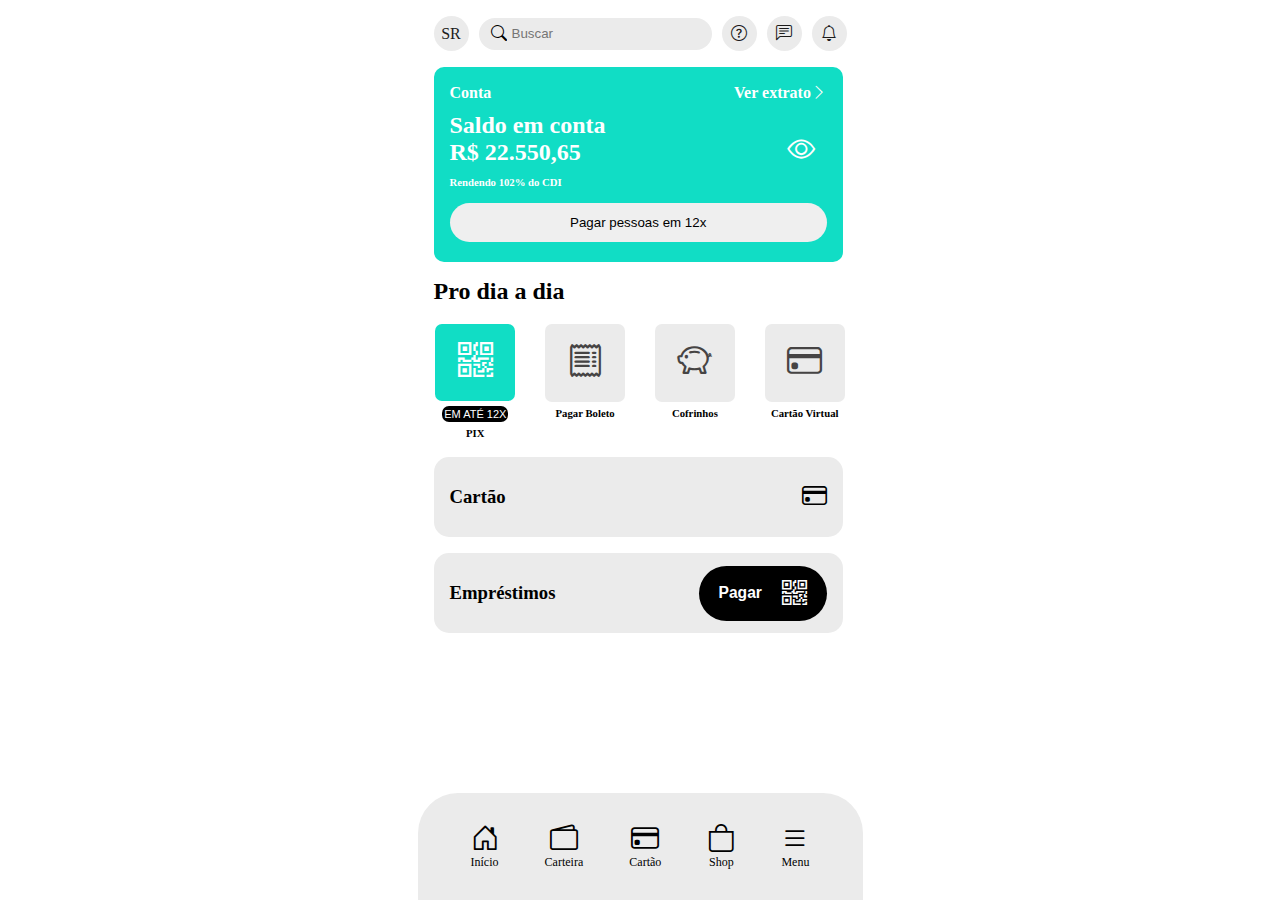
<file: index.html>
<!DOCTYPE html>
<html lang="pt-BR">
<head>
    <meta charset="UTF-8">
    <meta name="viewport" content="width=device-width, initial-scale=1.0">
    <link rel="stylesheet" href="https://cdn.jsdelivr.net/npm/bootstrap-icons@1.11.4/font/bootstrap-icons.min.css">
    <title>Bank Treina</title>
</head>
<body>
    <header>
        <div class="badge-only">SR</div>
        <div class="header-input">
            <i class="bi bi-search"></i>
            <input type="text" placeholder="Buscar">
        </div >
        <div class="badge-only">
            <i class="bi bi-question-circle"></i>
        </div>
        <div class="badge-only">
            <i class="bi bi-chat-left-text"></i>
        </div>
        <div class="badge-only">
            <i class="bi bi-bell"></i>
        </div>
    </header>

    <main class="card-main">
        <div class="flex-line">
            <h4>Conta</h4>
            <div>
                <h4>Ver extrato</h4>
                <i class="bi bi-chevron-right"></i>
            </div>
        </div>
        <div class="flex-line-2">
            <div class="column1">
                <div class="column1-item">
                    <h2>Saldo em conta</h2>
                    <h2>R$ 22.550,65</h2>
                </div>
                <h6>Rendendo 102% do CDI</h6>
            </div>
            <div class="column2">
                <i class="bi bi-eye"></i>
            </div>
        </div>
        <button>Pagar pessoas em 12x</button>
    </main>

    <h2 class="titulo">Pro dia a dia</h2>

    <div class="cards">
        <div class="card-item-box">
            <div class="card-item active">
                <i class="bi bi-qr-code"></i>
            </div>
            <button>EM ATÉ 12X</button>
            <h6>PIX</h6>
        </div>
        <div class="card-item-box">
            <div class="card-item">
                <i class="bi bi-receipt"></i>
            </div>
            <h6>Pagar Boleto</h6>
        </div>
        <div class="card-item-box">
            <div class="card-item">
                <i class="bi bi-piggy-bank"></i>
            </div>
            <h6>Cofrinhos</h6>
        </div>
        <div class="card-item-box">
            <div class="card-item">
                <i class="bi bi-credit-card"></i>
            </div>
            <h6>Cartão Virtual</h6>
        </div>
    </div>

    <div class="card-full">
        <h3>Cartão</h3>
        <i class="bi bi-credit-card"></i>
    </div>

    <div class="card-full">
        <h3>Empréstimos</h3>
        <button>
            <h3>Pagar</h3>
            <i class="bi bi-qr-code"></i>
        </button>
    </div>
    <div class="footer">
        <div class="footer-item">
            <i class="bi bi-house-door"></i>
            <h3>Início</h3>
        </div>
        <div class="footer-item">
            <i class="bi bi-wallet2"></i>
            <h3>Carteira</h3>
        </div>
        <div class="footer-item">
            <i class="bi bi-credit-card"></i>
            <h3>Cartão</h3>
        </div>
        <div class="footer-item">
            <i class="bi bi-bag"></i>
            <h3>Shop</h3>
        </div>
        <div class="footer-item">
            <i class="bi bi-list"></i>
            <h3>Menu</h3>
        </div>
    </div>
    <style>
        *{
            margin: 0;
            padding: 0;
            border: none;
            box-sizing: border-box;
        }
        html, body{
            overflow: hidden;
            width: 100vw;
            margin: 0 auto;
            max-width: 450px;
            width: 100vw;
            max-width: 445px;
        }
        header{            
            width: 100vw;
            max-width: 445px;
            padding: 16px;
            gap: 10px;
            display: flex;
            align-items: center;
            justify-content: space-between;
        }
        .badge-only{
            width: 35px;
            height: 35px;
            border-radius: 100%;
            display: flex;
            align-items: center;
            justify-content: center;
            color: #1c1c1c;
            background-color: #ebebeb; 
        }
        .header-input{
            flex: 1;
            display: flex;
            padding: 7px;
            align-items: center;
            background-color: #ebebeb; 
            border-radius: 30px;
        }
        .header-input i{
            padding-left: 5px;
        }
        .header-input input{
            width: 100%;
            outline: none;
            padding-left: 5px;
            background-color: #ebebeb; 
        }
        /* card principal */
        .card-main{
            width: 92%;
            margin: 0 16px;
            height: 195px;
            padding: 16px;
            border-radius: 10px;
            color: #fff;
            background-color: #11ddc5;
        }
        .flex-line, div{
            display: flex;
            align-items: center;
            justify-content: space-between;
        }
        .flex-line i{
            padding-top: 1px;
        }
        .flex-line-2{
            display: flex;
            margin-top: 10px;
            align-items: center;
            justify-content: space-between;
        }
        .flex-line-2 .column1{
            flex: 1;
            gap: 10px;
            display: flex;
            flex-direction: column;
            align-items: start;
        }
        .flex-line-2 .column1 .column1-item{
            display: flex;
            align-items: start;
            flex-direction: column;
        }
        .flex-line-2 .column2{
            width: 40px;
        }
        .flex-line-2 .column2 i{
            font-size: 28px;
        }
        .card-main button{
            margin-top: 15px;
            border-radius: 20px;
            padding: 12px;
            width: 100%;
        }
        /* fim card principal */
        .titulo{
            margin: 16px;
        }
        .cards{
            width: 92%;
            margin: 0 auto;
            height: 120px;
            border-radius: 10px;
            color: #fff;
        }
        .cards .card-item{
            width: 80px;
            height: 78px;
            display: flex;
            border-radius: 7px;
            align-items: center;
            justify-content: center;
            background-color: #ebebeb;
        }
        .cards .card-item i{
            color: #464444;
            font-size: 35px;
        }
        .cards .card-item.active{
            
            background-color: #11ddc5;
        }
        .cards .card-item.active i{
            color: white;
        }
        .card-item-box{
            height: 115px;
            gap: 5px;
            display: flex;
            justify-content: start;
            flex-direction: column;

        }
        .card-item-box button{
            font-size: 11px;
            padding: 2px;
            color: #fff;
            border-radius: 7px;
            background-color: black;
        }
        .card-item-box h6{
            color: #000;
        }
        .card-full{
            width: 92%;
            margin: 16px 16px;
            height: 80px;
            padding: 16px;
            border-radius: 15px;
            background-color: #ebebeb;
        }
        .card-full i{
            font-size: 25px;
        }
        .card-full button{
            gap: 20px;
            color: #fff;
            display: flex;
            border-radius: 30px;
            padding: 13px 20px;
            align-items: center;
            background-color: #000;
        }
        .footer{
            width: 100vw;
            max-width: 445px;
            border-top-right-radius: 40px;
            border-top-left-radius: 40px;

            position: absolute;
            bottom: 0;

            display: flex;
            padding: 30px;
            background-color: #ebebeb;
            justify-content: space-around;
        }
        .footer .footer-item{
            display: flex;
            flex-direction: column;
        }
        .footer .footer-item  i{
            font-size: 28px;
        }
        .footer .footer-item  h3{
            font-weight: 300;
            font-size: 12px;
        }
    </style>
</body>
</html>
</file>
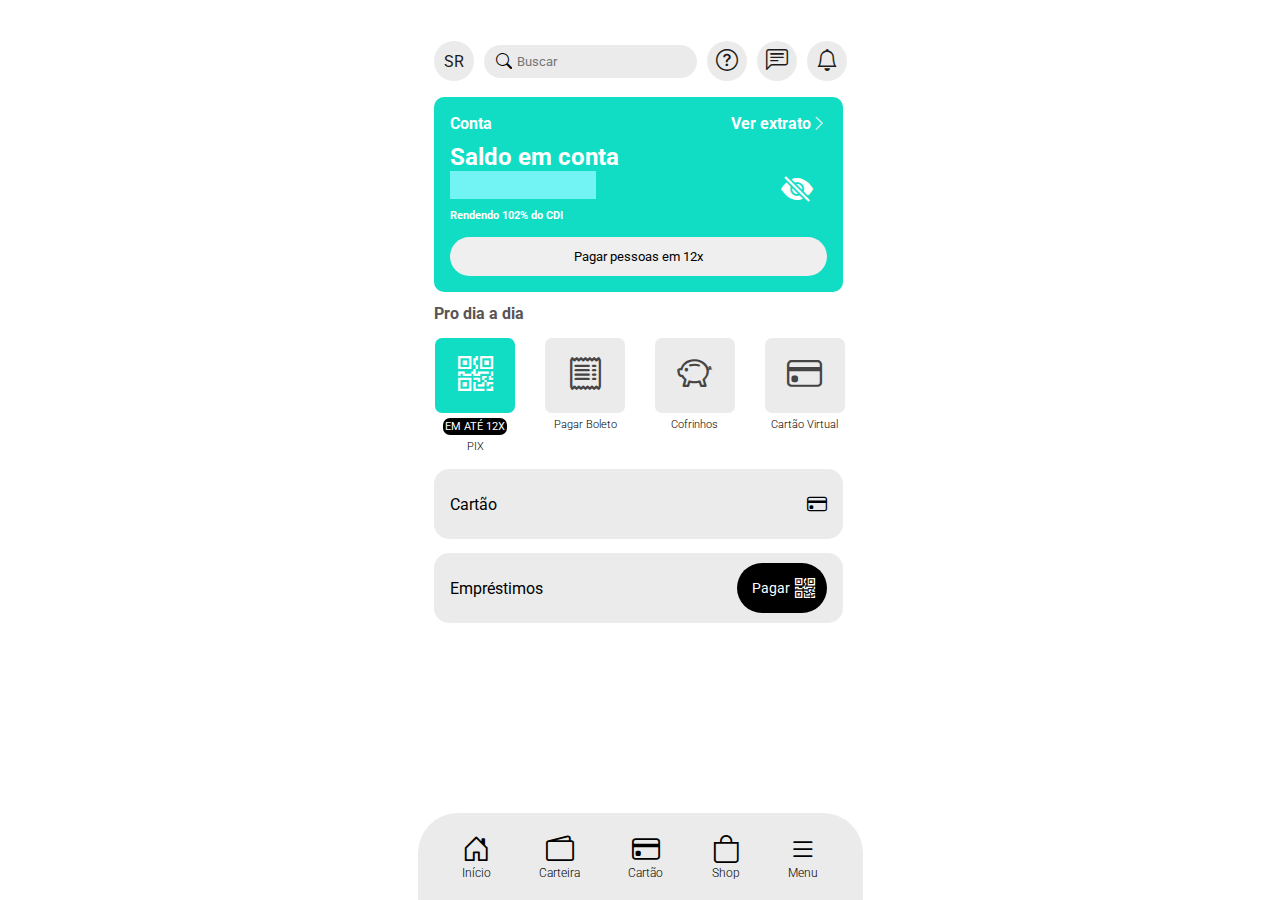
<file: home.html>
<!DOCTYPE html>
<html lang="pt-BR">
<head>
    <meta charset="UTF-8">
    <meta name="viewport" content="width=device-width, initial-scale=1.0">
    <link rel="stylesheet" href="https://cdn.jsdelivr.net/npm/bootstrap-icons@1.11.4/font/bootstrap-icons.min.css">
    
    <link rel="preconnect" href="https://fonts.googleapis.com">
    <link rel="preconnect" href="https://fonts.gstatic.com" crossorigin>
    <link href="https://fonts.googleapis.com/css2?family=Roboto:ital,wght@0,100..900;1,100..900&display=swap" rel="stylesheet">
    <title>Bank Treina</title>
</head>
<body>
    <header>
        <div class="badge-only">SR</div>
        <div class="header-input">
            <i class="bi bi-search"></i>
            <input type="text" placeholder="Buscar">
        </div >
        <div class="badge-only">
            <i class="bi bi-question-circle"></i>
        </div>
        <div class="badge-only">
            <i class="bi bi-chat-left-text"></i>
        </div>
        <div class="badge-only">
            <i class="bi bi-bell"></i>
        </div>
    </header>

    <main class="card-main">
        <div class="flex-line">
            <h4>Conta</h4>
            <div>
                <h4>Ver extrato</h4>
                <i class="bi bi-chevron-right"></i>
            </div>
        </div>
        <div class="card-main-body">
            <div class="card-body-left">
                <div class="card-body-left-item">
                    <h2>Saldo em conta</h2>
                    <h2 class="balance balance-hidden">R$ 22.550,65</h2>
                </div>
                <h6>Rendendo 102% do CDI</h6>
            </div>
            <button class="card-body-right" id="btn-balance">
                <i class="off bi bi-eye"></i>
                <i class="on bi bi-eye-slash-fill"></i>
            </button>
        </div>
        <button>Pagar pessoas em 12x</button>
    </main>

    <script>
        document.querySelector("#btn-balance").addEventListener("click", function(event) {
            event.preventDefault();

            document.querySelector(".balance")?.classList.toggle("balance-hidden");
            document.querySelector(".on")?.classList.toggle("off");

            let balanceShow = document.querySelector(".on")?.classList.toggle("off");
            console.log(balanceShow)
        });
    </script>

    <h2 class="title">Pro dia a dia</h2>

    <div class="cards">
        <div class="card-item-box">
            <div class="card-item active">
                <i class="bi bi-qr-code"></i>
            </div>
            <button>EM ATÉ 12X</button>
            <h6>PIX</h6>
        </div>
        <div class="card-item-box">
            <div class="card-item">
                <i class="bi bi-receipt"></i>
            </div>
            <h6>Pagar Boleto</h6>
        </div>
        <div class="card-item-box">
            <div class="card-item">
                <i class="bi bi-piggy-bank"></i>
            </div>
            <h6>Cofrinhos</h6>
        </div>
        <div class="card-item-box">
            <div class="card-item">
                <i class="bi bi-credit-card"></i>
            </div>
            <h6>Cartão Virtual</h6>
        </div>
    </div>

    <div class="card-full">
        <h3>Cartão</h3>
        <i class="bi bi-credit-card"></i>
    </div>

    <div class="card-full">
        <h3>Empréstimos</h3>
        <button>
            <h3>Pagar</h3>
            <i class="bi bi-qr-code"></i>
        </button>
    </div>
    <div class="footer">
        <div class="footer-item">
            <i class="bi bi-house-door"></i>
            <h3>Início</h3>
        </div>
        <div class="footer-item">
            <i class="bi bi-wallet2"></i>
            <h3>Carteira</h3>
        </div>
        <div class="footer-item">
            <i class="bi bi-credit-card"></i>
            <h3>Cartão</h3>
        </div>
        <div class="footer-item">
            <i class="bi bi-bag"></i>
            <h3>Shop</h3>
        </div>
        <div class="footer-item">
            <i class="bi bi-list"></i>
            <h3>Menu</h3>
        </div>
    </div>
  
    <style>
        *{
            margin: 0;
            padding: 0;
            border: none;
            box-sizing: border-box;
            font-family: "Roboto", sans-serif;

        }
        html, body{
            overflow: hidden;
            width: 100vw;
            margin: 0 auto;
            max-width: 450px;
            width: 100vw;
            max-width: 445px;
        }
        header{          
            margin-top: 25px;  
            width: 100vw;
            max-width: 445px;
            padding: 16px;
            gap: 10px;
            display: flex;
            align-items: center;
            justify-content: space-between;
        }
        .badge-only{
            width: 40px;
            height: 40px;
            border-radius: 100%;
            display: flex;
            align-items: center;
            justify-content: center;
            color: #1c1c1c;
            background-color: #ebebeb; 
        }
        .badge-only i{
            font-size: 22px;
        }
        .header-input{
            flex: 1;
            display: flex;
            padding: 7px;
            align-items: center;
            background-color: #ebebeb; 
            border-radius: 30px;
        }
        .header-input i{
            padding-left: 5px;
        }
        .header-input input{
            width: 100%;
            outline: none;
            padding-left: 5px;
            background-color: #ebebeb; 
        }
        /* card principal */
        .card-main{
            width: 92%;
            margin: 0 16px;
            height: 195px;
            padding: 16px;
            border-radius: 10px;
            color: #fff;
            background-color: #11ddc5;
        }
        .flex-line, div{
            display: flex;
            align-items: center;
            justify-content: space-between;
        }
        .flex-line i{
            padding-top: 1px;
        }
        .card-main-body{
            display: flex;
            margin-top: 10px;
            align-items: center;
            justify-content: space-between;
        }
        .card-main-body .card-body-left{
            flex: 1;
            gap: 10px;
            display: flex;
            flex-direction: column;
            align-items: start;
        }
        .card-main-body .card-body-left .card-body-left-item{
            display: flex;
            align-items: start;
            flex-direction: column;
        }
        .balance{
            color: #fff;
            background-color: transparent;
        }
        .off{
            display: none;
        }
        .balance-hidden{
            color: #73f4f4;
            background-color: #73f4f4;
        }
        .card-main-body .card-body-right{
            width: 60px;
            background-color: transparent;
        }
        .card-main-body .card-body-right i{
            font-size: 25px;
            font-size: 32px;
            color: #fff;
        }
        .card-main button{
            margin-top: 15px;
            border-radius: 20px;
            padding: 12px;
            width: 100%;
        }
        /* fim card principal */
        .title{
            margin: 12px 16px;
            font-size: 16px;
            color: #575454;
        }
        .cards{
            width: 92%;
            margin: 0 auto;
            height: 120px;
            border-radius: 10px;
            color: #fff;
        }
        .cards .card-item{
            width: 80px;
            height: 75px;
            display: flex;
            border-radius: 7px;
            align-items: center;
            justify-content: center;
            background-color: #ebebeb;
        }
        .cards .card-item i{
            color: #464444;
            font-size: 35px;
        }
        .cards .card-item.active{
            background-color: #11ddc5;
        }
        .cards .card-item.active i{
            color: white;
        }
        .card-item-box{
            height: 115px;
            gap: 5px;
            display: flex;
            justify-content: start;
            flex-direction: column;

        }
        .card-item-box button{
            font-size: 11px;
            padding: 2px;
            color: #fff;
            border-radius: 7px;
            background-color: black;
        }
        .card-item-box h6{
            color: #000;
            font-weight: 300;
        }
        .card-full{
            width: 92%;
            margin: 14px 16px;
            height: 70px;
            padding: 16px;
            border-radius: 15px;
            background-color: #ebebeb;
        }
        .card-full h3{
            font-weight: 400;
        }
        .card-full i{
            font-size: 20px;
        }
        .card-full button{
            gap: 5px;
            color: #fff;
            display: flex;
            font-size: 16px;
            border-radius: 30px;
            padding: 13px 15px;
            width: 90px;
            align-items: center;
            background-color: #000;
        }
        .card-full button h3{
            font-size: 14px;
        }
        .card-full h3{
            font-size: 16px;
        }
        .footer{
            width: 100vw;
            max-width: 445px;
            border-top-right-radius: 40px;
            border-top-left-radius: 40px;

            position: absolute;
            bottom: 0;

            display: flex;
            padding: 20px;
            margin-top: 20px;
            background-color: #ebebeb;
            justify-content: space-around;
        }
        .footer .footer-item{
            display: flex;
            flex-direction: column;
        }
        .footer .footer-item  i{
            font-size: 28px;
        }
        .footer .footer-item  h3{
            font-weight: 300;
            font-size: 12px;
        }
    </style>
</body>
</html>
</file>
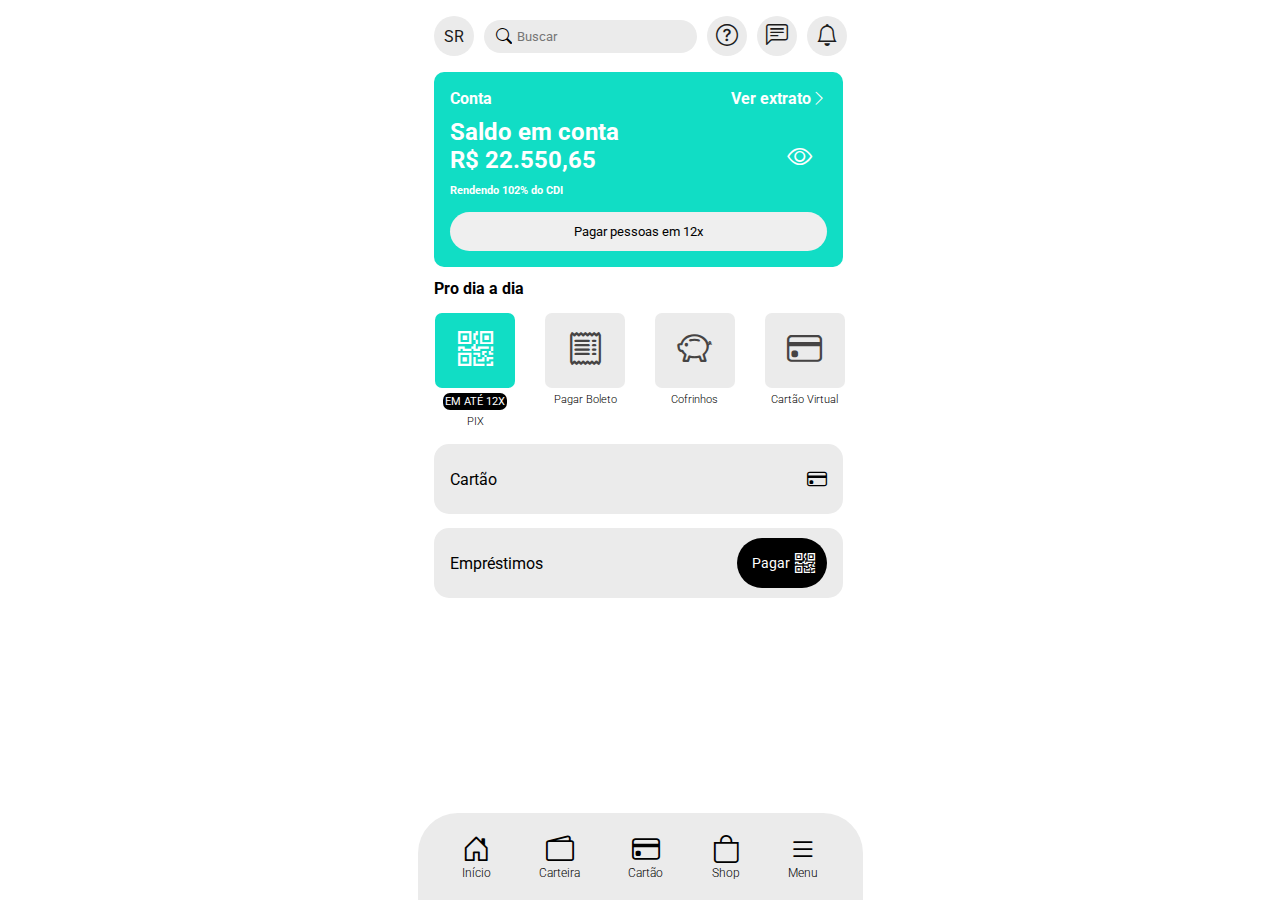
<file: old/index-v-1.html>
<!DOCTYPE html>
<html lang="pt-BR">
<head>
    <meta charset="UTF-8">
    <meta name="viewport" content="width=device-width, initial-scale=1.0">
    <link rel="stylesheet" href="https://cdn.jsdelivr.net/npm/bootstrap-icons@1.11.4/font/bootstrap-icons.min.css">
    
    <link rel="preconnect" href="https://fonts.googleapis.com">
    <link rel="preconnect" href="https://fonts.gstatic.com" crossorigin>
    <link href="https://fonts.googleapis.com/css2?family=Roboto:ital,wght@0,100..900;1,100..900&display=swap" rel="stylesheet">
    <title>Bank Treina</title>
</head>
<body>
    <header>
        <div class="badge-only">SR</div>
        <div class="header-input">
            <i class="bi bi-search"></i>
            <input type="text" placeholder="Buscar">
        </div >
        <div class="badge-only">
            <i class="bi bi-question-circle"></i>
        </div>
        <div class="badge-only">
            <i class="bi bi-chat-left-text"></i>
        </div>
        <div class="badge-only">
            <i class="bi bi-bell"></i>
        </div>
    </header>

    <main class="card-main">
        <div class="flex-line">
            <h4>Conta</h4>
            <div>
                <h4>Ver extrato</h4>
                <i class="bi bi-chevron-right"></i>
            </div>
        </div>
        <div class="flex-line-2">
            <div class="column1">
                <div class="column1-item">
                    <h2>Saldo em conta</h2>
                    <h2>R$ 22.550,65</h2>
                </div>
                <h6>Rendendo 102% do CDI</h6>
            </div>
            <div class="column2">
                <i class="bi bi-eye"></i>
            </div>
        </div>
        <button>Pagar pessoas em 12x</button>
    </main>

    <h2 class="titulo">Pro dia a dia</h2>

    <div class="cards">
        <div class="card-item-box">
            <div class="card-item active">
                <i class="bi bi-qr-code"></i>
            </div>
            <button>EM ATÉ 12X</button>
            <h6>PIX</h6>
        </div>
        <div class="card-item-box">
            <div class="card-item">
                <i class="bi bi-receipt"></i>
            </div>
            <h6>Pagar Boleto</h6>
        </div>
        <div class="card-item-box">
            <div class="card-item">
                <i class="bi bi-piggy-bank"></i>
            </div>
            <h6>Cofrinhos</h6>
        </div>
        <div class="card-item-box">
            <div class="card-item">
                <i class="bi bi-credit-card"></i>
            </div>
            <h6>Cartão Virtual</h6>
        </div>
    </div>

    <div class="card-full">
        <h3>Cartão</h3>
        <i class="bi bi-credit-card"></i>
    </div>

    <div class="card-full">
        <h3>Empréstimos</h3>
        <button>
            <h3>Pagar</h3>
            <i class="bi bi-qr-code"></i>
        </button>
    </div>
    <div class="footer">
        <div class="footer-item">
            <i class="bi bi-house-door"></i>
            <h3>Início</h3>
        </div>
        <div class="footer-item">
            <i class="bi bi-wallet2"></i>
            <h3>Carteira</h3>
        </div>
        <div class="footer-item">
            <i class="bi bi-credit-card"></i>
            <h3>Cartão</h3>
        </div>
        <div class="footer-item">
            <i class="bi bi-bag"></i>
            <h3>Shop</h3>
        </div>
        <div class="footer-item">
            <i class="bi bi-list"></i>
            <h3>Menu</h3>
        </div>
    </div>
    <style>
        *{
            margin: 0;
            padding: 0;
            border: none;
            box-sizing: border-box;
            font-family: "Roboto", sans-serif;

        }
        html, body{
            overflow: hidden;
            width: 100vw;
            margin: 0 auto;
            max-width: 450px;
            width: 100vw;
            max-width: 445px;
        }
        header{            
            width: 100vw;
            max-width: 445px;
            padding: 16px;
            gap: 10px;
            display: flex;
            align-items: center;
            justify-content: space-between;
        }
        .badge-only{
            width: 40px;
            height: 40px;
            border-radius: 100%;
            display: flex;
            align-items: center;
            justify-content: center;
            color: #1c1c1c;
            background-color: #ebebeb; 
        }
        .badge-only i{
            font-size: 22px;
        }
        .header-input{
            flex: 1;
            display: flex;
            padding: 7px;
            align-items: center;
            background-color: #ebebeb; 
            border-radius: 30px;
        }
        .header-input i{
            padding-left: 5px;
        }
        .header-input input{
            width: 100%;
            outline: none;
            padding-left: 5px;
            background-color: #ebebeb; 
        }
        /* card principal */
        .card-main{
            width: 92%;
            margin: 0 16px;
            height: 195px;
            padding: 16px;
            border-radius: 10px;
            color: #fff;
            background-color: #11ddc5;
        }
        .flex-line, div{
            display: flex;
            align-items: center;
            justify-content: space-between;
        }
        .flex-line i{
            padding-top: 1px;
        }
        .flex-line-2{
            display: flex;
            margin-top: 10px;
            align-items: center;
            justify-content: space-between;
        }
        .flex-line-2 .column1{
            flex: 1;
            gap: 10px;
            display: flex;
            flex-direction: column;
            align-items: start;
        }
        .flex-line-2 .column1 .column1-item{
            display: flex;
            align-items: start;
            flex-direction: column;
        }
        .flex-line-2 .column2{
            width: 40px;
        }
        .flex-line-2 .column2 i{
            font-size: 25px;
        }
        .card-main button{
            margin-top: 15px;
            border-radius: 20px;
            padding: 12px;
            width: 100%;
        }
        /* fim card principal */
        .titulo{
            margin: 12px 16px;
            font-size: 16px;
        }
        .cards{
            width: 92%;
            margin: 0 auto;
            height: 120px;
            border-radius: 10px;
            color: #fff;
        }
        .cards .card-item{
            width: 80px;
            height: 75px;
            display: flex;
            border-radius: 7px;
            align-items: center;
            justify-content: center;
            background-color: #ebebeb;
        }
        .cards .card-item i{
            color: #464444;
            font-size: 35px;
        }
        .cards .card-item.active{
            background-color: #11ddc5;
        }
        .cards .card-item.active i{
            color: white;
        }
        .card-item-box{
            height: 115px;
            gap: 5px;
            display: flex;
            justify-content: start;
            flex-direction: column;

        }
        .card-item-box button{
            font-size: 11px;
            padding: 2px;
            color: #fff;
            border-radius: 7px;
            background-color: black;
        }
        .card-item-box h6{
            color: #000;
            font-weight: 300;
        }
        .card-full{
            width: 92%;
            margin: 14px 16px;
            height: 70px;
            padding: 16px;
            border-radius: 15px;
            background-color: #ebebeb;
        }
        .card-full h3{
            font-weight: 400;
        }
        .card-full i{
            font-size: 20px;
        }
        .card-full button{
            gap: 5px;
            color: #fff;
            display: flex;
            font-size: 16px;
            border-radius: 30px;
            padding: 13px 15px;
            width: 90px;
            align-items: center;
            background-color: #000;
        }
        .card-full button h3{
            font-size: 14px;
        }
        .card-full h3{
            font-size: 16px;
        }
        .footer{
            width: 100vw;
            max-width: 445px;
            border-top-right-radius: 40px;
            border-top-left-radius: 40px;

            position: absolute;
            bottom: 0;

            display: flex;
            padding: 20px;
            margin-top: 20px;
            background-color: #ebebeb;
            justify-content: space-around;
        }
        .footer .footer-item{
            display: flex;
            flex-direction: column;
        }
        .footer .footer-item  i{
            font-size: 28px;
        }
        .footer .footer-item  h3{
            font-weight: 300;
            font-size: 12px;
        }
    </style>
</body>
</html>
</file>
